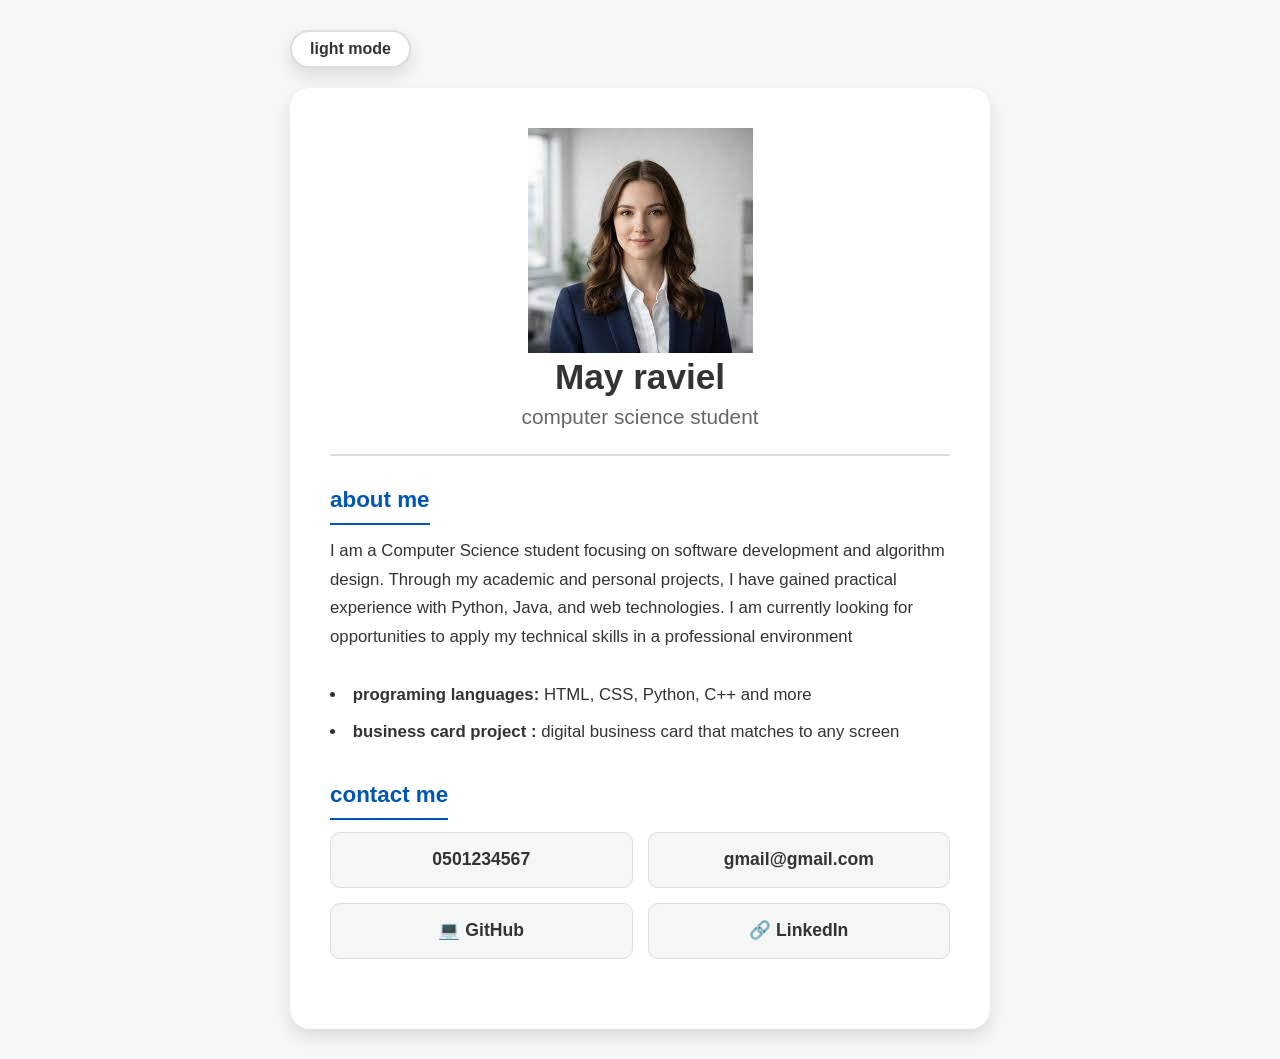
<file: index.html>
<!DOCTYPE html>
<html lang="he" dir="rtl">
<head>
    <meta charset="UTF-8">
    <meta name="viewport" content="width=device-width, initial-scale=1.0">
    <title>May's business card</title>
    <link rel="stylesheet" href="styles.css">
</head>
<body>
    
    <input type="checkbox" id="theme-toggle" class="theme-toggle-checkbox">

    <div class="page-wrapper">
        <header class="top-bar">
            <label for="theme-toggle" class="theme-toggle-label" title="change mode">
                <span class="light-icon">light mode</span>
                <span class="dark-icon"> Dark mode</span>
            </label>
        </header>

        <!--picture-->
        <main class="card-container">
            <section class="profile-section">
                <img src="images/image1.jpeg" alt="my profile picture">
                <h1 class="name">May raviel</h1>
                <h2 class="title">computer science student</h2>
            </section>

            <!-- about-->
            <section class="about-section" dir="ltr">
                <h3 dir="ltr">about me</h3>
                <p dir="ltr">I am a Computer Science student focusing on software development and algorithm design. Through my academic and personal projects, I have gained practical experience with Python, Java, and web technologies. I am currently looking for opportunities to apply my technical skills in a professional environment</p>
            </section>

            <!-- more about-->
            <section class="skills-section" dir="ltr">
                <ul class="skills-list">
                    <li dir="ltr"><strong>programing languages:</strong> HTML, CSS, Python, C++ and more</li>
                    <li dir="ltr"><strong>business card project : </strong> digital business card that matches to any screen </li>
                </ul>
            </section>

            <!-- conact section-->
            <section class="contact-section" dir="ltr">
                <h3 dir="ltr">contact me </h3>
                <div class="contact-links">
                    <a href="tel:050-1234567" class="contact-item">0501234567</a>
                    <a href="mailto:israel@example.com" class="contact-item">gmail@gmail.com</a>
                    <a href="https://github.com/" target="_blank" class="contact-item">💻 GitHub</a>
                    <a href="https://linkedin.com/" target="_blank" class="contact-item">🔗 LinkedIn</a>
                </div>
            </section>
        </main>
    </div>
</body>
</html>
</file>
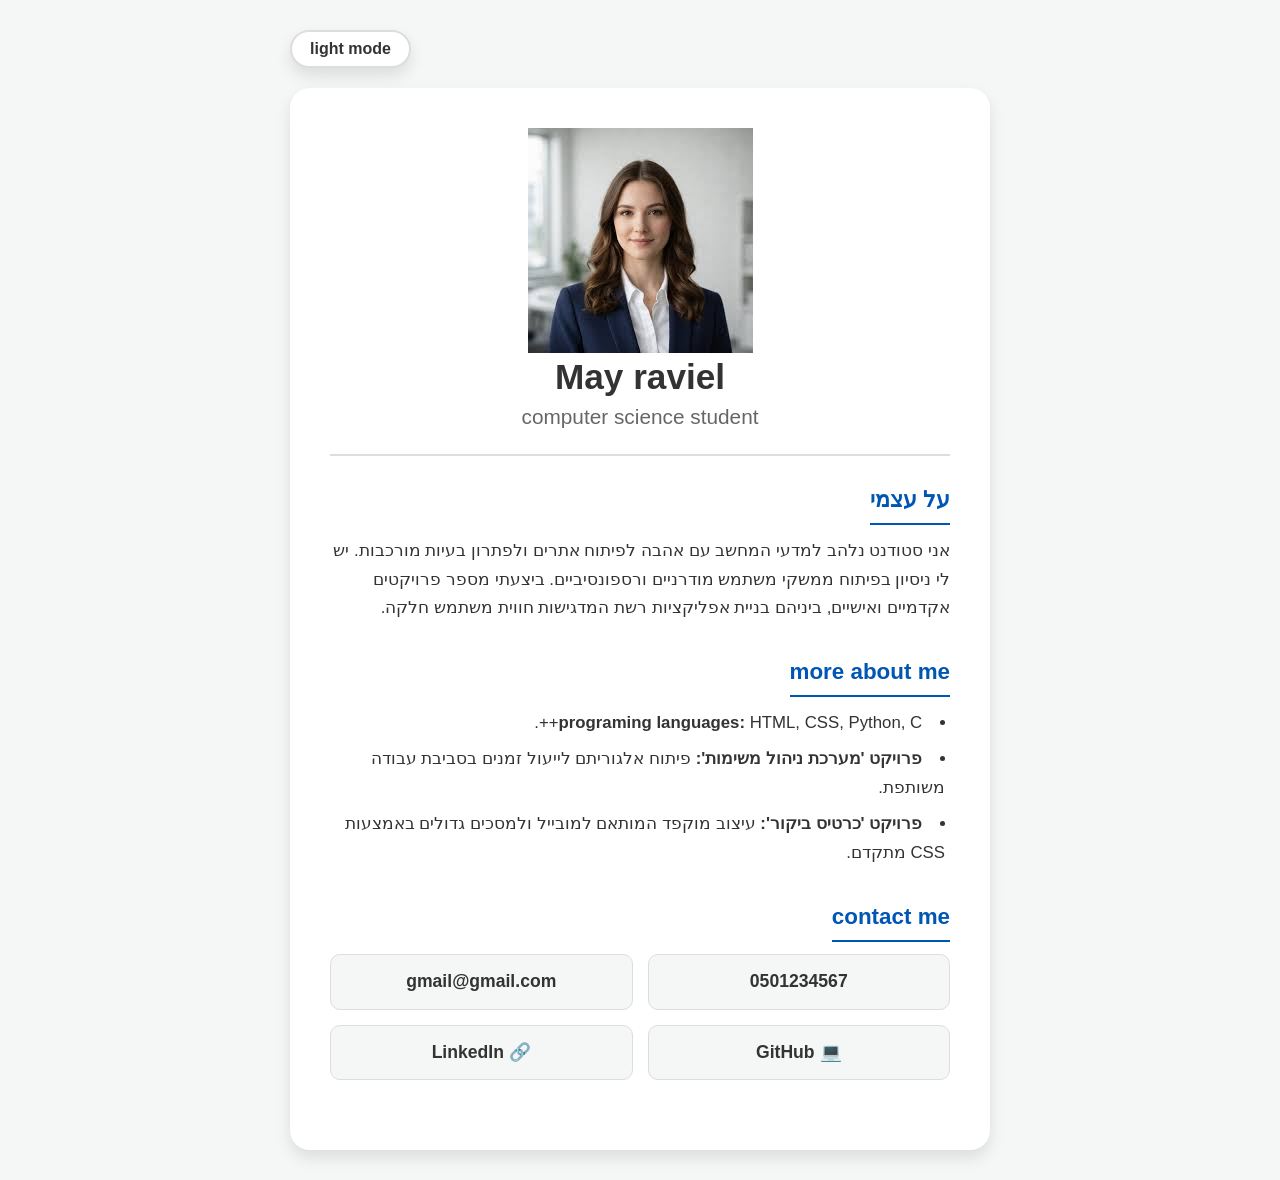
<file: main.html>
<!DOCTYPE html>
<html lang="he" dir="rtl">
<head>
    <meta charset="UTF-8">
    <meta name="viewport" content="width=device-width, initial-scale=1.0">
    <title>May's business card</title>
    <link rel="stylesheet" href="styles.css">
</head>
<body>
    
    <input type="checkbox" id="theme-toggle" class="theme-toggle-checkbox">

    <div class="page-wrapper">
        <header class="top-bar">
            <label for="theme-toggle" class="theme-toggle-label" title="change mode">
                <span class="light-icon">light mode</span>
                <span class="dark-icon"> Dark mode</span>
            </label>
        </header>

        <!--picture-->
        <main class="card-container">
            <section class="profile-section">
                <img src="images/image1.jpeg" alt="my profile picture">
                <h1 class="name">May raviel</h1>
                <h2 class="title">computer science student</h2>
            </section>

            <!-- about-->
            <section class="about-section">
                <h3>על עצמי</h3>
                <p>אני סטודנט נלהב למדעי המחשב עם אהבה לפיתוח אתרים ולפתרון בעיות מורכבות. יש לי ניסיון בפיתוח ממשקי משתמש מודרניים ורספונסיביים. ביצעתי מספר פרויקטים אקדמיים ואישיים, ביניהם בניית אפליקציות רשת המדגישות חווית משתמש חלקה.</p>
            </section>

            <!-- more about-->
            <section class="skills-section">
                <h3>more about me </h3>
                <ul class="skills-list">
                    <li><strong>programing languages:</strong> HTML, CSS, Python, C++.</li>
                    <li><strong>פרויקט 'מערכת ניהול משימות':</strong> פיתוח אלגוריתם לייעול זמנים בסביבת עבודה משותפת.</li>
                    <li><strong>פרויקט 'כרטיס ביקור':</strong> עיצוב מוקפד המותאם למובייל ולמסכים גדולים באמצעות CSS מתקדם.</li>
                </ul>
            </section>

            <!-- conact section-->
            <section class="contact-section">
                <h3>contact me </h3>
                <div class="contact-links">
                    <a href="tel:050-1234567" class="contact-item">0501234567</a>
                    <a href="mailto:israel@example.com" class="contact-item">gmail@gmail.com</a>
                    <a href="https://github.com/yourusername" target="_blank" class="contact-item">💻 GitHub</a>
                    <a href="https://linkedin.com/in/yourusername" target="_blank" class="contact-item">🔗 LinkedIn</a>
                </div>
            </section>
        </main>
    </div>
</body>
</html>
</file>
<file: styles.css>
* {
    box-sizing: border-box;
    margin: 0;
    padding: 0;
    font-family: 'Segoe UI', Tahoma, Geneva, Verdana, sans-serif;
}

/* --- light mode setting --- */
:root {
    --bg-color: #f4f7f6;
    --card-bg: #ffffff;
    --text-main: #333333;
    --text-muted: #666666;
    --primary-color: #0056b3;
    --border-color: #dddddd;
    --shadow: 0 8px 16px rgba(0,0,0,0.1);
    --transition-speed: 0.4s;
}

/* --- dark mode setting--- */
.theme-toggle-checkbox:checked ~ .page-wrapper {
    --bg-color: #121212;
    --card-bg: #1e1e1e;
    --text-main: #f0f0f0;
    --text-muted: #aaaaaa;
    --primary-color: #66b2ff;
    --border-color: #333333;
    --shadow: 0 8px 16px rgba(0,0,0,0.6);
}


.theme-toggle-checkbox {
    display: none;
}

.page-wrapper {
    background-color: var(--bg-color);
    min-height: 100vh;
    display: flex;
    flex-direction: column;
    align-items: center;
    padding: 30px 15px;
    color: var(--text-main);
    transition: background-color var(--transition-speed) ease, color var(--transition-speed) ease;
}

/* --- change mode button --- */
.top-bar {
    width: 100%;
    max-width: 700px;
    display: flex;
    justify-content: flex-end;
    margin-bottom: 20px;
}

.theme-toggle-label {
    background-color: var(--card-bg);
    border: 2px solid var(--border-color);
    padding: 8px 18px;
    border-radius: 25px;
    cursor: pointer;
    box-shadow: var(--shadow);
    user-select: none;
    font-weight: bold;
    transition: transform 0.2s, background-color var(--transition-speed);
}

.theme-toggle-label:hover {
    transform: scale(1.05);
}


.dark-icon { display: none; }
.theme-toggle-checkbox:checked ~ .page-wrapper .light-icon { display: none; }
.theme-toggle-checkbox:checked ~ .page-wrapper .dark-icon { display: inline; }

.card-container {
    background-color: var(--card-bg);
    width: 100%;
    max-width: 700px;
    border-radius: 20px;
    box-shadow: var(--shadow);
    padding: 40px;
    transition: background-color var(--transition-speed), box-shadow var(--transition-speed);
}

/* --- אזור פרופיל --- */
.profile-section {
    text-align: center;
    border-bottom: 2px solid var(--border-color);
    padding-bottom: 25px;
    margin-bottom: 25px;
}

.profile-img {
    width: 160px;
    height: 160px;
    border-radius: 50%;
    object-fit: cover;
    border: 5px solid var(--primary-color);
    margin-bottom: 15px;
    transition: border-color var(--transition-speed);
}

.name {
    font-size: 2.2rem;
    margin-bottom: 8px;
}

.title {
    font-size: 1.3rem;
    color: var(--text-muted);
    font-weight: 500;
}

/* --- טיפוגרפיה ותוכן --- */
h3 {
    color: var(--primary-color);
    margin-bottom: 12px;
    font-size: 1.4rem;
    border-bottom: 2px solid var(--primary-color);
    display: inline-block;
    padding-bottom: 4px;
}

.about-section, .skills-section, .contact-section {
    margin-bottom: 30px;
    line-height: 1.7;
    font-size: 1.05rem;
}

.skills-list {
    list-style-position: inside;
    padding-right: 5px;
}

.skills-list li {
    margin-bottom: 8px;
}

/* --- links and contact--- */
.contact-links {
    display: flex;
    flex-direction: column;
    gap: 15px;
}

.contact-item {
    display: block;
    text-decoration: none;
    color: var(--text-main);
    background-color: var(--bg-color);
    padding: 12px 20px;
    border-radius: 10px;
    border: 1px solid var(--border-color);
    transition: all 0.3s ease;
    text-align: center;
    font-weight: bold;
    font-size: 1.1rem;
}

.contact-item:hover {
    background-color: var(--primary-color);
    color: #ffffff;
    border-color: var(--primary-color);
    transform: translateY(-2px);
    box-shadow: 0 4px 8px rgba(0,0,0,0.2);
}

/* --- רספונסיביות (התאמה למסכים גדולים) --- */
@media (min-width: 600px) {
    .contact-links {
        flex-direction: row;
        flex-wrap: wrap;
        justify-content: space-between;
    }
    
    .contact-item {
        flex: 1 1 45%; /* כל כפתור יתפוס קצת פחות מחצי שורה */
    }
}
</file>
